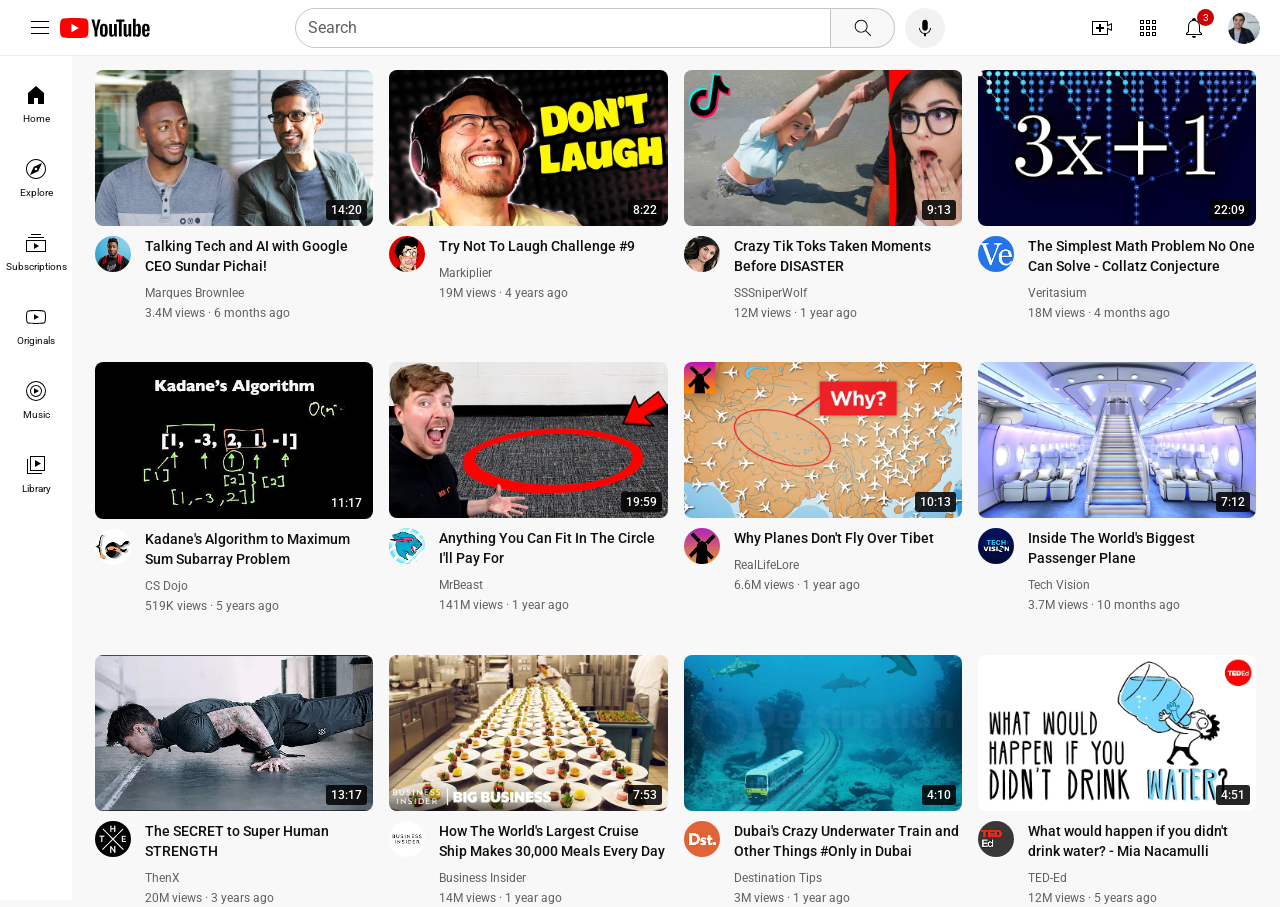
<file: index.html>
<!DOCTYPE html>

<html lang="en">

<head>

    <meta charset="UTF-8">

    <meta name="viewport" content="width=device-width, initial-scale=1.0">



    <title>YouTube Clone</title>



    <link rel="preconnect" href="https://fonts.googleapis.com">

    <link rel="preconnect" href="https://fonts.gstatic.com" crossorigin>



    <link href="https://fonts.googleapis.com/css2?family=Roboto:wght@400;500;700&display=swap" rel="stylesheet">



    <link rel="stylesheet" href="style.css">

</head>



<body>



    <!-- Header -->



    <header class="header">



        <div class="left-section">

            <button class="menu-button" type="button" aria-label="Open navigation" aria-expanded="false">

                <img src="utubeIcons/hamburger-menu.svg" class="hamburger-menu" alt="">

            </button>

            <img src="utubeIcons/youtube-logo.svg" class="youtube-logo" alt="YouTube">

        </div>



        <div class="middle-section">



            <input

                type="text"

                class="search-bar"

                placeholder="Search"

            >



            <button class="search-button">

                <img src="utubeIcons/search.svg" alt="Search">

                <span class="tooltip">Search</span>

            </button>



            <button class="voice-search-button">

                <img src="utubeIcons/voice-search-icon.svg" alt="Voice Search">

                <span class="tooltip">Search with your voice</span>

            </button>



        </div>



        <div class="right-section">



            <div class="header-icon">

                <img src="utubeIcons/upload-logo.svg" alt="Create">

                <span class="tooltip">Create</span>

            </div>



            <div class="header-icon">

                <img src="utubeIcons/youtube-apps.svg" alt="YouTube Apps">

                <span class="tooltip">YouTube apps</span>

            </div>



            <div class="header-icon notification-wrapper">



                <img src="utubeIcons/notifications.svg" alt="Notifications">



                <span class="notification-count">3</span>



                <span class="tooltip">Notifications</span>



            </div>



            <img

                src="utubeIcons/my-channel.jpeg"

                class="my-channel-picture"

                alt="My Channel"

            >



        </div>



    </header>





    <!-- Sidebar -->



    <aside class="sidebar" aria-label="Main navigation">



        <button class="sidebar-close" type="button" aria-label="Close navigation">

            <span aria-hidden="true">&times;</span>

        </button>



        <div class="sidebar-link">

            <img src="sidebar-icons/home.svg" alt="Home">

            <span>Home</span>

        </div>



        <div class="sidebar-link">

            <img src="sidebar-icons/explore.svg" alt="Explore">

            <span>Explore</span>

        </div>



        <div class="sidebar-link">

            <img src="sidebar-icons/subscriptions.svg" alt="Subscriptions">

            <span>Subscriptions</span>

        </div>



        <div class="sidebar-link">

            <img src="sidebar-icons/originals.svg" alt="Originals">

            <span>Originals</span>

        </div>



        <div class="sidebar-link">

            <img src="sidebar-icons/youtube-music.svg" alt="YouTube Music">

            <span>Music</span>

        </div>



        <div class="sidebar-link">

            <img src="sidebar-icons/library.svg" alt="Library">

            <span>Library</span>

        </div>



    </aside>



    <button class="sidebar-backdrop" type="button" aria-label="Close navigation"></button>





    <!-- Videos -->



    <main class="video-grid">





        <!-- Video 1 -->



        <article class="video-card">



            <div class="thumbnail-row">



                <a href="https://www.youtube.com/watch?v=n2RNcPRtAiY" target="_blank">

                    <img

                        src="sidebar-icons/thumbnail-1.webp"

                        class="thumbnail"

                        alt="Talking Tech and AI"

                    >

                </a>



                <span class="video-time">14:20</span>



            </div>



            <div class="video-info">



                <div class="channel-picture">

                    <a href="https://www.youtube.com/c/mkbhd" target="_blank">

                        <img

                            src="channel1.jpeg"

                            class="profile-picture"

                            alt="Marques Brownlee"

                        >

                    </a>

                </div>



                <div>



                    <a

                        href="https://www.youtube.com/watch?v=n2RNcPRtAiY"

                        target="_blank"

                        class="video-title"

                    >

                        Talking Tech and AI with Google CEO Sundar Pichai!

                    </a>



                    <p class="video-author">Marques Brownlee</p>



                    <p class="video-stats">

                        3.4M views · 6 months ago

                    </p>



                </div>



            </div>



        </article>





        <!-- Video 2 -->



        <article class="video-card">



            <div class="thumbnail-row">



                <a href="https://www.youtube.com/watch?v=mP0RAo9SKZk" target="_blank">

                    <img

                        src="sidebar-icons/thumbnail-2.webp"

                        class="thumbnail"

                        alt="Try Not To Laugh"

                    >

                </a>



                <span class="video-time">8:22</span>



            </div>



            <div class="video-info">



                <div class="channel-picture">

                    <a href="https://www.youtube.com/c/markiplier" target="_blank">

                        <img

                            src="channel-2.jpeg"

                            class="profile-picture"

                            alt="Markiplier"

                        >

                    </a>

                </div>



                <div>



                    <a

                        href="https://www.youtube.com/watch?v=mP0RAo9SKZk"

                        target="_blank"

                        class="video-title"

                    >

                        Try Not To Laugh Challenge #9

                    </a>



                    <p class="video-author">Markiplier</p>



                    <p class="video-stats">

                        19M views · 4 years ago

                    </p>



                </div>



            </div>



        </article>





        <!-- Video 3 -->



        <article class="video-card">



            <div class="thumbnail-row">



                <a href="https://www.youtube.com/watch?v=FgjPQQeTh1w" target="_blank">

                    <img

                        src="thumbnail-3.webp"

                        class="thumbnail"

                        alt="Crazy Tik Toks"

                    >

                </a>



                <span class="video-time">9:13</span>



            </div>



            <div class="video-info">



                <div class="channel-picture">

                    <a href="https://www.youtube.com/user/SSSniperWolf" target="_blank">

                        <img

                            src="channel3.jpeg"

                            class="profile-picture"

                            alt="SSSniperWolf"

                        >

                    </a>

                </div>



                <div>



                    <a

                        href="https://www.youtube.com/watch?v=FgjPQQeTh1w"

                        target="_blank"

                        class="video-title"

                    >

                        Crazy Tik Toks Taken Moments Before DISASTER

                    </a>



                    <p class="video-author">SSSniperWolf</p>



                    <p class="video-stats">

                        12M views · 1 year ago

                    </p>



                </div>



            </div>



        </article>





        <!-- Video 4 -->



        <article class="video-card">



            <div class="thumbnail-row">



                <a href="https://www.youtube.com/watch?v=094y1Z2wpJg" target="_blank">

                    <img

                        src="thumbnail4.webp"

                        class="thumbnail"

                        alt="Collatz Conjecture"

                    >

                </a>



                <span class="video-time">22:09</span>



            </div>



            <div class="video-info">



                <div class="channel-picture">

                    <a href="https://www.youtube.com/c/veritasium" target="_blank">

                        <img

                            src="channel4.jpeg"

                            class="profile-picture"

                            alt="Veritasium"

                        >

                    </a>

                </div>



                <div>



                    <a

                        href="https://www.youtube.com/watch?v=094y1Z2wpJg"

                        target="_blank"

                        class="video-title"

                    >

                        The Simplest Math Problem No One Can Solve - Collatz Conjecture

                    </a>



                    <p class="video-author">Veritasium</p>



                    <p class="video-stats">

                        18M views · 4 months ago

                    </p>



                </div>



            </div>



        </article>





        <!-- Video 5 -->



        <article class="video-card">



            <div class="thumbnail-row">



                <a href="https://www.youtube.com/watch?v=86CQq3pKSUw" target="_blank">

                    <img

                        src="thumbnail5.webp"

                        class="thumbnail"

                        alt="Kadane Algorithm"

                    >

                </a>



                <span class="video-time">11:17</span>



            </div>



            <div class="video-info">



                <div class="channel-picture">

                    <a href="https://www.youtube.com/c/CSDojo" target="_blank">

                        <img

                            src="channel5.jpeg"

                            class="profile-picture"

                            alt="CS Dojo"

                        >

                    </a>

                </div>



                <div>



                    <a

                        href="https://www.youtube.com/watch?v=86CQq3pKSUw"

                        target="_blank"

                        class="video-title"

                    >

                        Kadane's Algorithm to Maximum Sum Subarray Problem

                    </a>



                    <p class="video-author">CS Dojo</p>



                    <p class="video-stats">

                        519K views · 5 years ago

                    </p>



                </div>



            </div>



        </article>





        <!-- Video 6 -->



        <article class="video-card">



            <div class="thumbnail-row">



                <a href="https://www.youtube.com/watch?v=yXWw0_UfSFg" target="_blank">

                    <img

                        src="thumnail6.webp"

                        class="thumbnail"

                        alt="MrBeast video"

                    >

                </a>



                <span class="video-time">19:59</span>



            </div>



            <div class="video-info">



                <div class="channel-picture">

                    <a

                        href="https://www.youtube.com/channel/UCX6OQ3DkcsbYNE6H8uQQuVA"

                        target="_blank"

                    >

                        <img

                            src="channel6.jpeg"

                            class="profile-picture"

                            alt="MrBeast"

                        >

                    </a>

                </div>



                <div>



                    <a

                        href="https://www.youtube.com/watch?v=yXWw0_UfSFg"

                        target="_blank"

                        class="video-title"

                    >

                        Anything You Can Fit In The Circle I'll Pay For

                    </a>



                    <p class="video-author">MrBeast</p>



                    <p class="video-stats">

                        141M views · 1 year ago

                    </p>



                </div>



            </div>



        </article>





        <!-- Video 7 -->



        <article class="video-card">



            <div class="thumbnail-row">



                <a href="https://www.youtube.com/watch?v=fNVa1qMbF9Y" target="_blank">

                    <img

                        src="sidebar-icons/thumbnail-7.webp"

                        class="thumbnail"

                        alt="Planes over Tibet"

                    >

                </a>



                <span class="video-time">10:13</span>



            </div>



            <div class="video-info">



                <div class="channel-picture">

                    <a

                        href="https://www.youtube.com/channel/UCP5tjEmvPItGyLhmjdwP7Ww"

                        target="_blank"

                    >

                        <img

                            src="sidebar-icons/channel-7.jpeg"

                            class="profile-picture"

                            alt="RealLifeLore"

                        >

                    </a>

                </div>



                <div>



                    <a

                        href="https://www.youtube.com/watch?v=fNVa1qMbF9Y"

                        target="_blank"

                        class="video-title"

                    >

                        Why Planes Don't Fly Over Tibet

                    </a>



                    <p class="video-author">RealLifeLore</p>



                    <p class="video-stats">

                        6.6M views · 1 year ago

                    </p>



                </div>



            </div>



        </article>





        <!-- Video 8 -->



        <article class="video-card">



            <div class="thumbnail-row">



                <a href="https://www.youtube.com/watch?v=lFm4EM1juls" target="_blank">

                    <img

                        src="sidebar-icons/thumbnail-8.webp"

                        class="thumbnail"

                        alt="Passenger Plane"

                    >

                </a>



                <span class="video-time">7:12</span>



            </div>



            <div class="video-info">



                <div class="channel-picture">

                    <a

                        href="https://www.youtube.com/channel/UCHAK6CyegY22Zj2GWrcaIxg"

                        target="_blank"

                    >

                        <img

                            src="sidebar-icons/channel-8.jpeg"

                            class="profile-picture"

                            alt="Tech Vision"

                        >

                    </a>

                </div>



                <div>



                    <a

                        href="https://www.youtube.com/watch?v=lFm4EM1juls"

                        target="_blank"

                        class="video-title"

                    >

                        Inside The World's Biggest Passenger Plane

                    </a>



                    <p class="video-author">Tech Vision</p>



                    <p class="video-stats">

                        3.7M views · 10 months ago

                    </p>



                </div>



            </div>



        </article>





        <!-- Video 9 -->



        <article class="video-card">



            <div class="thumbnail-row">



                <a href="https://www.youtube.com/watch?v=ixmxOlcrlUc" target="_blank">

                    <img

                        src="sidebar-icons/thumbnail-9.webp"

                        class="thumbnail"

                        alt="Super Human Strength"

                    >

                </a>



                <span class="video-time">13:17</span>



            </div>



            <div class="video-info">



                <div class="channel-picture">

                    <a

                        href="https://www.youtube.com/c/OFFICIALTHENXSTUDIOS"

                        target="_blank"

                    >

                        <img

                            src="sidebar-icons/channel-9.jpeg"

                            class="profile-picture"

                            alt="ThenX"

                        >

                    </a>

                </div>



                <div>



                    <a

                        href="https://www.youtube.com/watch?v=ixmxOlcrlUc"

                        target="_blank"

                        class="video-title"

                    >

                        The SECRET to Super Human STRENGTH

                    </a>



                    <p class="video-author">ThenX</p>



                    <p class="video-stats">

                        20M views · 3 years ago

                    </p>



                </div>



            </div>



        </article>





        <!-- Video 10 -->



        <article class="video-card">



            <div class="thumbnail-row">



                <a href="https://www.youtube.com/watch?v=R2vXbFp5C9o" target="_blank">

                    <img

                        src="sidebar-icons/thumbnail-10.webp"

                        class="thumbnail"

                        alt="Cruise Ship"

                    >

                </a>



                <span class="video-time">7:53</span>



            </div>



            <div class="video-info">



                <div class="channel-picture">

                    <a

                        href="https://www.youtube.com/user/businessinsider"

                        target="_blank"

                    >

                        <img

                            src="sidebar-icons/channel-10.jpeg"

                            class="profile-picture"

                            alt="Business Insider"

                        >

                    </a>

                </div>



                <div>



                    <a

                        href="https://www.youtube.com/watch?v=R2vXbFp5C9o"

                        target="_blank"

                        class="video-title"

                    >

                        How The World's Largest Cruise Ship Makes 30,000 Meals Every Day

                    </a>



                    <p class="video-author">Business Insider</p>



                    <p class="video-stats">

                        14M views · 1 year ago

                    </p>



                </div>



            </div>



        </article>





        <!-- Video 11 -->



        <article class="video-card">



            <div class="thumbnail-row">



                <a href="https://www.youtube.com/watch?v=0nZuYyXET3s" target="_blank">

                    <img

                        src="sidebar-icons/thumbnail-11.webp"

                        class="thumbnail"

                        alt="Dubai"

                    >

                </a>



                <span class="video-time">4:10</span>



            </div>



            <div class="video-info">



                <div class="channel-picture">

                    <a

                        href="https://www.youtube.com/c/Destinationtips"

                        target="_blank"

                    >

                        <img

                            src="sidebar-icons/channel-11.jpeg"

                            class="profile-picture"

                            alt="Destination Tips"

                        >

                    </a>

                </div>



                <div>



                    <a

                        href="https://www.youtube.com/watch?v=0nZuYyXET3s"

                        target="_blank"

                        class="video-title"

                    >

                        Dubai's Crazy Underwater Train and Other Things #Only in Dubai

                    </a>



                    <p class="video-author">Destination Tips</p>



                    <p class="video-stats">

                        3M views · 1 year ago

                    </p>



                </div>



            </div>



        </article>





        <!-- Video 12 -->



        <article class="video-card">



            <div class="thumbnail-row">



                <a href="https://www.youtube.com/watch?v=9iMGFqMmUFs" target="_blank">

                    <img

                        src="sidebar-icons/thumbnail-12.webp"

                        class="thumbnail"

                        alt="What happens without water"

                    >

                </a>



                <span class="video-time">4:51</span>



            </div>



            <div class="video-info">



                <div class="channel-picture">

                    <a href="https://www.youtube.com/teded" target="_blank">

                        <img

                            src="sidebar-icons/channel-12.jpeg"

                            class="profile-picture"

                            alt="TED-Ed"

                        >

                    </a>

                </div>



                <div>



                    <a

                        href="https://www.youtube.com/watch?v=9iMGFqMmUFs"

                        target="_blank"

                        class="video-title"

                    >

                        What would happen if you didn't drink water? - Mia Nacamulli

                    </a>



                    <p class="video-author">TED-Ed</p>



                    <p class="video-stats">

                        12M views · 5 years ago

                    </p>



                </div>



            </div>



        </article>



    </main>



    <script>

        const menuButton = document.querySelector('.menu-button');

        const sidebarClose = document.querySelector('.sidebar-close');

        const sidebarBackdrop = document.querySelector('.sidebar-backdrop');



        function setSidebarOpen(isOpen) {

            document.body.classList.toggle('sidebar-open', isOpen);

            menuButton.setAttribute('aria-expanded', String(isOpen));

            menuButton.setAttribute('aria-label', isOpen ? 'Close navigation' : 'Open navigation');

        }



        menuButton.addEventListener('click', () => {

            setSidebarOpen(!document.body.classList.contains('sidebar-open'));

        });



        sidebarClose.addEventListener('click', () => setSidebarOpen(false));

        sidebarBackdrop.addEventListener('click', () => setSidebarOpen(false));



        document.addEventListener('keydown', (event) => {

            if (event.key === 'Escape') setSidebarOpen(false);

        });



        window.addEventListener('resize', () => {

            if (window.innerWidth > 800) setSidebarOpen(false);

        });

    </script>



</body>

</html>
</file>
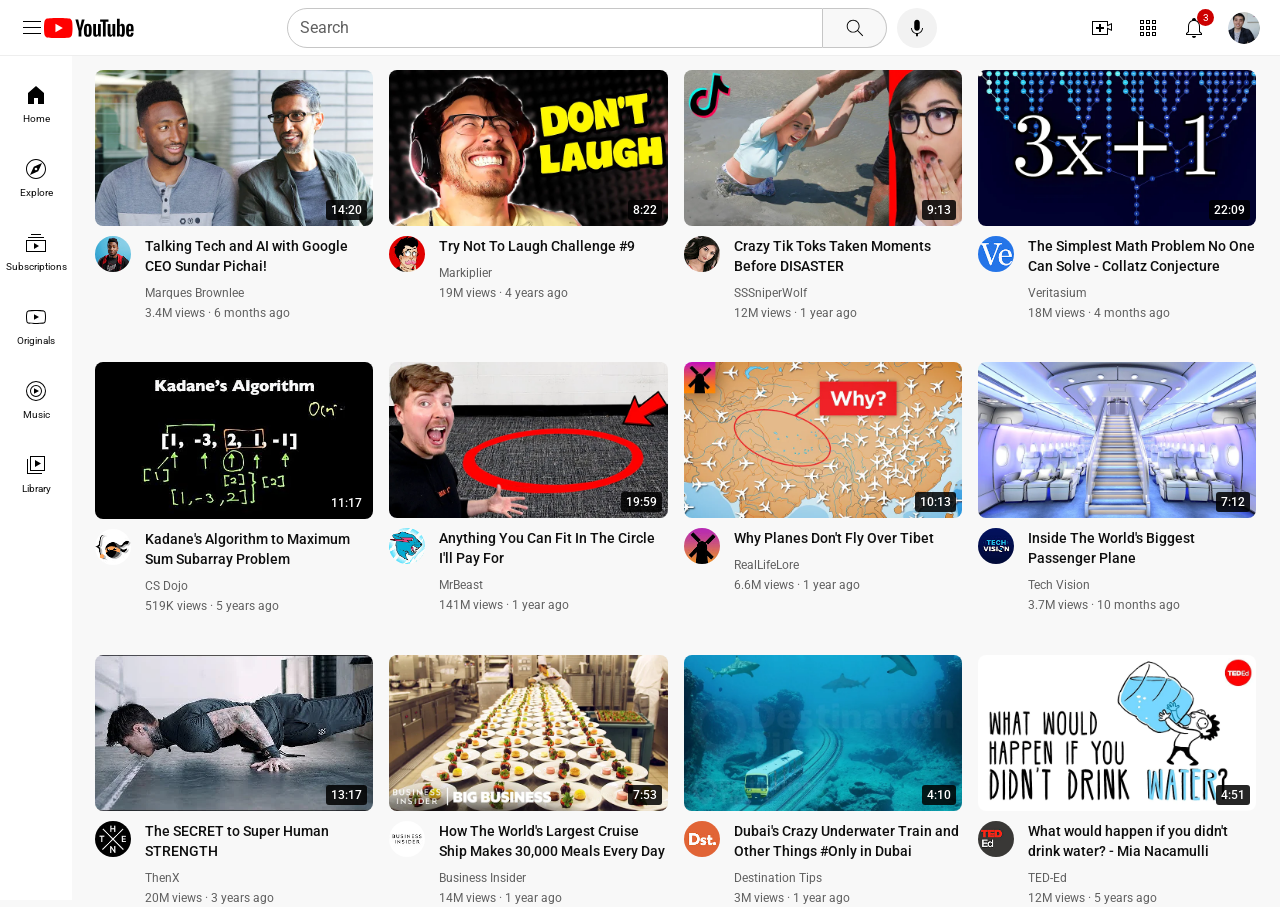
<file: Youtube.html>
<!DOCTYPE html>
<html lang="en">
<head>
    <meta charset="UTF-8">
    <meta name="viewport" content="width=device-width, initial-scale=1.0">

    <title>YouTube Clone</title>

    <link rel="preconnect" href="https://fonts.googleapis.com">
    <link rel="preconnect" href="https://fonts.gstatic.com" crossorigin>

    <link href="https://fonts.googleapis.com/css2?family=Roboto:wght@400;500;700&display=swap" rel="stylesheet">

    <link rel="stylesheet" href="style.css">
</head>

<body>

    <!-- Header -->

    <header class="header">

        <div class="left-section">
            <img src="utubeIcons/hamburger-menu.svg" class="hamburger-menu" alt="Menu">
            <img src="utubeIcons/youtube-logo.svg" class="youtube-logo" alt="YouTube">
        </div>

        <div class="middle-section">

            <input
                type="text"
                class="search-bar"
                placeholder="Search"
            >

            <button class="search-button">
                <img src="utubeIcons/search.svg" alt="Search">
                <span class="tooltip">Search</span>
            </button>

            <button class="voice-search-button">
                <img src="utubeIcons/voice-search-icon.svg" alt="Voice Search">
                <span class="tooltip">Search with your voice</span>
            </button>

        </div>

        <div class="right-section">

            <div class="header-icon">
                <img src="utubeIcons/upload-logo.svg" alt="Create">
                <span class="tooltip">Create</span>
            </div>

            <div class="header-icon">
                <img src="utubeIcons/youtube-apps.svg" alt="YouTube Apps">
                <span class="tooltip">YouTube apps</span>
            </div>

            <div class="header-icon notification-wrapper">

                <img src="utubeIcons/notifications.svg" alt="Notifications">

                <span class="notification-count">3</span>

                <span class="tooltip">Notifications</span>

            </div>

            <img
                src="utubeIcons/my-channel.jpeg"
                class="my-channel-picture"
                alt="My Channel"
            >

        </div>

    </header>


    <!-- Sidebar -->

    <aside class="sidebar">

        <div class="sidebar-link">
            <img src="sidebar-icons/home.svg" alt="Home">
            <span>Home</span>
        </div>

        <div class="sidebar-link">
            <img src="sidebar-icons/explore.svg" alt="Explore">
            <span>Explore</span>
        </div>

        <div class="sidebar-link">
            <img src="sidebar-icons/subscriptions.svg" alt="Subscriptions">
            <span>Subscriptions</span>
        </div>

        <div class="sidebar-link">
            <img src="sidebar-icons/originals.svg" alt="Originals">
            <span>Originals</span>
        </div>

        <div class="sidebar-link">
            <img src="sidebar-icons/youtube-music.svg" alt="YouTube Music">
            <span>Music</span>
        </div>

        <div class="sidebar-link">
            <img src="sidebar-icons/library.svg" alt="Library">
            <span>Library</span>
        </div>

    </aside>


    <!-- Videos -->

    <main class="video-grid">


        <!-- Video 1 -->

        <article class="video-card">

            <div class="thumbnail-row">

                <a href="https://www.youtube.com/watch?v=n2RNcPRtAiY" target="_blank">
                    <img
                        src="sidebar-icons/thumbnail-1.webp"
                        class="thumbnail"
                        alt="Talking Tech and AI"
                    >
                </a>

                <span class="video-time">14:20</span>

            </div>

            <div class="video-info">

                <div class="channel-picture">
                    <a href="https://www.youtube.com/c/mkbhd" target="_blank">
                        <img
                            src="channel1.jpeg"
                            class="profile-picture"
                            alt="Marques Brownlee"
                        >
                    </a>
                </div>

                <div>

                    <a
                        href="https://www.youtube.com/watch?v=n2RNcPRtAiY"
                        target="_blank"
                        class="video-title"
                    >
                        Talking Tech and AI with Google CEO Sundar Pichai!
                    </a>

                    <p class="video-author">Marques Brownlee</p>

                    <p class="video-stats">
                        3.4M views · 6 months ago
                    </p>

                </div>

            </div>

        </article>


        <!-- Video 2 -->

        <article class="video-card">

            <div class="thumbnail-row">

                <a href="https://www.youtube.com/watch?v=mP0RAo9SKZk" target="_blank">
                    <img
                        src="sidebar-icons/thumbnail-2.webp"
                        class="thumbnail"
                        alt="Try Not To Laugh"
                    >
                </a>

                <span class="video-time">8:22</span>

            </div>

            <div class="video-info">

                <div class="channel-picture">
                    <a href="https://www.youtube.com/c/markiplier" target="_blank">
                        <img
                            src="channel-2.jpeg"
                            class="profile-picture"
                            alt="Markiplier"
                        >
                    </a>
                </div>

                <div>

                    <a
                        href="https://www.youtube.com/watch?v=mP0RAo9SKZk"
                        target="_blank"
                        class="video-title"
                    >
                        Try Not To Laugh Challenge #9
                    </a>

                    <p class="video-author">Markiplier</p>

                    <p class="video-stats">
                        19M views · 4 years ago
                    </p>

                </div>

            </div>

        </article>


        <!-- Video 3 -->

        <article class="video-card">

            <div class="thumbnail-row">

                <a href="https://www.youtube.com/watch?v=FgjPQQeTh1w" target="_blank">
                    <img
                        src="thumbnail-3.webp"
                        class="thumbnail"
                        alt="Crazy Tik Toks"
                    >
                </a>

                <span class="video-time">9:13</span>

            </div>

            <div class="video-info">

                <div class="channel-picture">
                    <a href="https://www.youtube.com/user/SSSniperWolf" target="_blank">
                        <img
                            src="channel3.jpeg"
                            class="profile-picture"
                            alt="SSSniperWolf"
                        >
                    </a>
                </div>

                <div>

                    <a
                        href="https://www.youtube.com/watch?v=FgjPQQeTh1w"
                        target="_blank"
                        class="video-title"
                    >
                        Crazy Tik Toks Taken Moments Before DISASTER
                    </a>

                    <p class="video-author">SSSniperWolf</p>

                    <p class="video-stats">
                        12M views · 1 year ago
                    </p>

                </div>

            </div>

        </article>


        <!-- Video 4 -->

        <article class="video-card">

            <div class="thumbnail-row">

                <a href="https://www.youtube.com/watch?v=094y1Z2wpJg" target="_blank">
                    <img
                        src="thumbnail4.webp"
                        class="thumbnail"
                        alt="Collatz Conjecture"
                    >
                </a>

                <span class="video-time">22:09</span>

            </div>

            <div class="video-info">

                <div class="channel-picture">
                    <a href="https://www.youtube.com/c/veritasium" target="_blank">
                        <img
                            src="channel4.jpeg"
                            class="profile-picture"
                            alt="Veritasium"
                        >
                    </a>
                </div>

                <div>

                    <a
                        href="https://www.youtube.com/watch?v=094y1Z2wpJg"
                        target="_blank"
                        class="video-title"
                    >
                        The Simplest Math Problem No One Can Solve - Collatz Conjecture
                    </a>

                    <p class="video-author">Veritasium</p>

                    <p class="video-stats">
                        18M views · 4 months ago
                    </p>

                </div>

            </div>

        </article>


        <!-- Video 5 -->

        <article class="video-card">

            <div class="thumbnail-row">

                <a href="https://www.youtube.com/watch?v=86CQq3pKSUw" target="_blank">
                    <img
                        src="thumbnail5.webp"
                        class="thumbnail"
                        alt="Kadane Algorithm"
                    >
                </a>

                <span class="video-time">11:17</span>

            </div>

            <div class="video-info">

                <div class="channel-picture">
                    <a href="https://www.youtube.com/c/CSDojo" target="_blank">
                        <img
                            src="channel5.jpeg"
                            class="profile-picture"
                            alt="CS Dojo"
                        >
                    </a>
                </div>

                <div>

                    <a
                        href="https://www.youtube.com/watch?v=86CQq3pKSUw"
                        target="_blank"
                        class="video-title"
                    >
                        Kadane's Algorithm to Maximum Sum Subarray Problem
                    </a>

                    <p class="video-author">CS Dojo</p>

                    <p class="video-stats">
                        519K views · 5 years ago
                    </p>

                </div>

            </div>

        </article>


        <!-- Video 6 -->

        <article class="video-card">

            <div class="thumbnail-row">

                <a href="https://www.youtube.com/watch?v=yXWw0_UfSFg" target="_blank">
                    <img
                        src="thumnail6.webp"
                        class="thumbnail"
                        alt="MrBeast video"
                    >
                </a>

                <span class="video-time">19:59</span>

            </div>

            <div class="video-info">

                <div class="channel-picture">
                    <a
                        href="https://www.youtube.com/channel/UCX6OQ3DkcsbYNE6H8uQQuVA"
                        target="_blank"
                    >
                        <img
                            src="channel6.jpeg"
                            class="profile-picture"
                            alt="MrBeast"
                        >
                    </a>
                </div>

                <div>

                    <a
                        href="https://www.youtube.com/watch?v=yXWw0_UfSFg"
                        target="_blank"
                        class="video-title"
                    >
                        Anything You Can Fit In The Circle I'll Pay For
                    </a>

                    <p class="video-author">MrBeast</p>

                    <p class="video-stats">
                        141M views · 1 year ago
                    </p>

                </div>

            </div>

        </article>


        <!-- Video 7 -->

        <article class="video-card">

            <div class="thumbnail-row">

                <a href="https://www.youtube.com/watch?v=fNVa1qMbF9Y" target="_blank">
                    <img
                        src="sidebar-icons/thumbnail-7.webp"
                        class="thumbnail"
                        alt="Planes over Tibet"
                    >
                </a>

                <span class="video-time">10:13</span>

            </div>

            <div class="video-info">

                <div class="channel-picture">
                    <a
                        href="https://www.youtube.com/channel/UCP5tjEmvPItGyLhmjdwP7Ww"
                        target="_blank"
                    >
                        <img
                            src="sidebar-icons/channel-7.jpeg"
                            class="profile-picture"
                            alt="RealLifeLore"
                        >
                    </a>
                </div>

                <div>

                    <a
                        href="https://www.youtube.com/watch?v=fNVa1qMbF9Y"
                        target="_blank"
                        class="video-title"
                    >
                        Why Planes Don't Fly Over Tibet
                    </a>

                    <p class="video-author">RealLifeLore</p>

                    <p class="video-stats">
                        6.6M views · 1 year ago
                    </p>

                </div>

            </div>

        </article>


        <!-- Video 8 -->

        <article class="video-card">

            <div class="thumbnail-row">

                <a href="https://www.youtube.com/watch?v=lFm4EM1juls" target="_blank">
                    <img
                        src="sidebar-icons/thumbnail-8.webp"
                        class="thumbnail"
                        alt="Passenger Plane"
                    >
                </a>

                <span class="video-time">7:12</span>

            </div>

            <div class="video-info">

                <div class="channel-picture">
                    <a
                        href="https://www.youtube.com/channel/UCHAK6CyegY22Zj2GWrcaIxg"
                        target="_blank"
                    >
                        <img
                            src="sidebar-icons/channel-8.jpeg"
                            class="profile-picture"
                            alt="Tech Vision"
                        >
                    </a>
                </div>

                <div>

                    <a
                        href="https://www.youtube.com/watch?v=lFm4EM1juls"
                        target="_blank"
                        class="video-title"
                    >
                        Inside The World's Biggest Passenger Plane
                    </a>

                    <p class="video-author">Tech Vision</p>

                    <p class="video-stats">
                        3.7M views · 10 months ago
                    </p>

                </div>

            </div>

        </article>


        <!-- Video 9 -->

        <article class="video-card">

            <div class="thumbnail-row">

                <a href="https://www.youtube.com/watch?v=ixmxOlcrlUc" target="_blank">
                    <img
                        src="sidebar-icons/thumbnail-9.webp"
                        class="thumbnail"
                        alt="Super Human Strength"
                    >
                </a>

                <span class="video-time">13:17</span>

            </div>

            <div class="video-info">

                <div class="channel-picture">
                    <a
                        href="https://www.youtube.com/c/OFFICIALTHENXSTUDIOS"
                        target="_blank"
                    >
                        <img
                            src="sidebar-icons/channel-9.jpeg"
                            class="profile-picture"
                            alt="ThenX"
                        >
                    </a>
                </div>

                <div>

                    <a
                        href="https://www.youtube.com/watch?v=ixmxOlcrlUc"
                        target="_blank"
                        class="video-title"
                    >
                        The SECRET to Super Human STRENGTH
                    </a>

                    <p class="video-author">ThenX</p>

                    <p class="video-stats">
                        20M views · 3 years ago
                    </p>

                </div>

            </div>

        </article>


        <!-- Video 10 -->

        <article class="video-card">

            <div class="thumbnail-row">

                <a href="https://www.youtube.com/watch?v=R2vXbFp5C9o" target="_blank">
                    <img
                        src="sidebar-icons/thumbnail-10.webp"
                        class="thumbnail"
                        alt="Cruise Ship"
                    >
                </a>

                <span class="video-time">7:53</span>

            </div>

            <div class="video-info">

                <div class="channel-picture">
                    <a
                        href="https://www.youtube.com/user/businessinsider"
                        target="_blank"
                    >
                        <img
                            src="sidebar-icons/channel-10.jpeg"
                            class="profile-picture"
                            alt="Business Insider"
                        >
                    </a>
                </div>

                <div>

                    <a
                        href="https://www.youtube.com/watch?v=R2vXbFp5C9o"
                        target="_blank"
                        class="video-title"
                    >
                        How The World's Largest Cruise Ship Makes 30,000 Meals Every Day
                    </a>

                    <p class="video-author">Business Insider</p>

                    <p class="video-stats">
                        14M views · 1 year ago
                    </p>

                </div>

            </div>

        </article>


        <!-- Video 11 -->

        <article class="video-card">

            <div class="thumbnail-row">

                <a href="https://www.youtube.com/watch?v=0nZuYyXET3s" target="_blank">
                    <img
                        src="sidebar-icons/thumbnail-11.webp"
                        class="thumbnail"
                        alt="Dubai"
                    >
                </a>

                <span class="video-time">4:10</span>

            </div>

            <div class="video-info">

                <div class="channel-picture">
                    <a
                        href="https://www.youtube.com/c/Destinationtips"
                        target="_blank"
                    >
                        <img
                            src="sidebar-icons/channel-11.jpeg"
                            class="profile-picture"
                            alt="Destination Tips"
                        >
                    </a>
                </div>

                <div>

                    <a
                        href="https://www.youtube.com/watch?v=0nZuYyXET3s"
                        target="_blank"
                        class="video-title"
                    >
                        Dubai's Crazy Underwater Train and Other Things #Only in Dubai
                    </a>

                    <p class="video-author">Destination Tips</p>

                    <p class="video-stats">
                        3M views · 1 year ago
                    </p>

                </div>

            </div>

        </article>


        <!-- Video 12 -->

        <article class="video-card">

            <div class="thumbnail-row">

                <a href="https://www.youtube.com/watch?v=9iMGFqMmUFs" target="_blank">
                    <img
                        src="sidebar-icons/thumbnail-12.webp"
                        class="thumbnail"
                        alt="What happens without water"
                    >
                </a>

                <span class="video-time">4:51</span>

            </div>

            <div class="video-info">

                <div class="channel-picture">
                    <a href="https://www.youtube.com/teded" target="_blank">
                        <img
                            src="sidebar-icons/channel-12.jpeg"
                            class="profile-picture"
                            alt="TED-Ed"
                        >
                    </a>
                </div>

                <div>

                    <a
                        href="https://www.youtube.com/watch?v=9iMGFqMmUFs"
                        target="_blank"
                        class="video-title"
                    >
                        What would happen if you didn't drink water? - Mia Nacamulli
                    </a>

                    <p class="video-author">TED-Ed</p>

                    <p class="video-stats">
                        12M views · 5 years ago
                    </p>

                </div>

            </div>

        </article>

    </main>

</body>
</html>
</file>
<file: style.css>
* {

    box-sizing: border-box;

}



body {

    margin: 0;

    min-width: 320px;

    padding-top: 70px;

    padding-left: 95px;

    padding-right: 24px;

    background-color: #f8f8f8;

    font-family: 'Roboto', sans-serif;

    color: #0f0f0f;

}





/* Header */



.header {

    height: 56px;

    min-width: 320px;

    position: fixed;

    top: 0;

    left: 0;

    right: 0;



    display: flex;

    align-items: center;

    justify-content: space-between;



    padding: 0 20px;

    background-color: white;

    border-bottom: 1px solid #eeeeee;



    z-index: 100;

}



.left-section {

    display: flex;

    align-items: center;

    flex-shrink: 0;

}



.hamburger-menu {

    width: 24px;

    margin-right: 24px;

    cursor: pointer;

}



.youtube-logo {

    width: 90px;

    cursor: pointer;

}





/* Search */



.middle-section {

    flex: 1;

    max-width: 650px;



    display: flex;

    align-items: center;



    margin-left: 50px;

    margin-right: 50px;

}



.search-bar {

    flex: 1;

    min-width: 0;

    height: 40px;



    padding: 0 12px;



    font-size: 16px;



    border: 1px solid #c6c6c6;

    border-radius: 20px 0 0 20px;



    outline: none;

    background-color: white;

}



.search-bar:focus {

    border-color: #1c62b9;

}



.search-bar::placeholder {

    font-family: 'Roboto', sans-serif;

    color: #606060;

}



.search-button {

    width: 64px;

    height: 40px;



    display: flex;

    align-items: center;

    justify-content: center;



    position: relative;



    border: 1px solid #c6c6c6;

    border-left: none;

    border-radius: 0 20px 20px 0;



    background-color: #f8f8f8;

    cursor: pointer;

}



.search-button img {

    width: 22px;

}



.voice-search-button {

    width: 40px;

    height: 40px;



    display: flex;

    align-items: center;

    justify-content: center;



    position: relative;



    margin-left: 10px;



    border: none;

    border-radius: 50%;



    background-color: #f2f2f2;

    cursor: pointer;

}



.voice-search-button:hover {

    background-color: #e5e5e5;

}



.voice-search-button img {

    width: 22px;

}





/* Header Right Section */



.right-section {

    display: flex;

    align-items: center;

    gap: 22px;



    flex-shrink: 0;

}



.header-icon {

    position: relative;

    display: flex;

    align-items: center;

    justify-content: center;



    cursor: pointer;

}



.header-icon > img {

    width: 24px;

    height: 24px;

}



.my-channel-picture {

    width: 32px;

    height: 32px;



    border-radius: 50%;

    cursor: pointer;

}



.notification-wrapper {

    position: relative;

}



.notification-count {

    position: absolute;



    top: -7px;

    right: -8px;



    min-width: 17px;

    height: 17px;



    display: flex;

    align-items: center;

    justify-content: center;



    padding: 0 4px;



    background-color: #cc0000;

    color: white;



    font-size: 10px;



    border-radius: 10px;

}





/* Tooltips */



.tooltip {

    position: absolute;



    bottom: -35px;

    left: 50%;



    transform: translateX(-50%);



    padding: 6px 8px;



    background-color: #616161;

    color: white;



    font-size: 12px;

    white-space: nowrap;



    border-radius: 3px;



    opacity: 0;

    pointer-events: none;



    transition: opacity 0.15s;

}



.header-icon:hover .tooltip,

.search-button:hover .tooltip,

.voice-search-button:hover .tooltip {

    opacity: 1;

}





/* Sidebar */



.sidebar {

    position: fixed;



    top: 56px;

    left: 0;

    bottom: 0;



    width: 72px;



    padding-top: 10px;



    background-color: white;



    z-index: 90;

}



.sidebar-link {

    height: 74px;



    display: flex;

    flex-direction: column;

    align-items: center;

    justify-content: center;



    cursor: pointer;

}



.sidebar-link:hover {

    background-color: #eeeeee;

}



.sidebar-link img {

    width: 24px;

    height: 24px;



    margin-bottom: 6px;

}



.sidebar-link span {

    font-size: 10px;

}





/* Video Grid */



.video-grid {

    display: grid;



    grid-template-columns: repeat(4, 1fr);



    column-gap: 16px;

    row-gap: 40px;

}





/* Video Card */



.video-card {

    min-width: 0;

}



.thumbnail-row {

    position: relative;

    margin-bottom: 10px;

}



.thumbnail {

    width: 100%;

    display: block;



    border-radius: 8px;

}



.thumbnail:hover {

    border-radius: 0;

}



.video-time {

    position: absolute;



    right: 6px;

    bottom: 6px;



    padding: 3px 5px;



    background-color: rgba(0, 0, 0, 0.85);

    color: white;



    font-size: 12px;

    font-weight: 500;



    border-radius: 3px;

}





/* Video Information */



.video-info {

    display: grid;



    grid-template-columns: 40px 1fr;



    column-gap: 10px;

}



.channel-picture {

    width: 40px;

}



.profile-picture {

    width: 36px;

    height: 36px;



    object-fit: cover;



    border-radius: 50%;

}



.video-title {

    display: block;



    margin-bottom: 8px;



    color: #0f0f0f;



    font-size: 14px;

    font-weight: 500;

    line-height: 20px;



    text-decoration: none;

}



.video-title:hover {

    color: #444;

}



.video-author,

.video-stats {

    margin: 0;



    color: #606060;



    font-size: 12px;

    line-height: 18px;

}



.video-author {

    margin-bottom: 2px;

}





/* Tablet */



@media (max-width: 1100px) {



    body {

        padding-left: 90px;

    }



    .video-grid {

        grid-template-columns: repeat(3, 1fr);

    }



    .middle-section {

        margin-left: 30px;

        margin-right: 30px;

    }



    .right-section {

        gap: 16px;

    }

}





/* Small Tablet */



@media (max-width: 800px) {



    body {

        padding-left: 85px;

        padding-right: 15px;

    }



    .video-grid {

        grid-template-columns: repeat(2, 1fr);

    }



    .middle-section {

        margin-left: 20px;

        margin-right: 20px;

    }



    .right-section {

        gap: 12px;

    }



    .header-icon {

        display: none;

    }

}





/* Mobile */



@media (max-width: 600px) {



    body {

        padding-left: 10px;

        padding-right: 10px;

    }



    .header {

        padding: 0 12px;

    }



    .hamburger-menu {

        margin-right: 15px;

    }



    .youtube-logo {

        width: 80px;

    }



    .middle-section {

        margin-left: 15px;

        margin-right: 10px;

    }



    .voice-search-button {

        display: none;

    }



    .right-section {

        gap: 10px;

    }



    .video-grid {

        grid-template-columns: 1fr;

        row-gap: 30px;

    }



    .sidebar {

        display: none;

    }



    .video-title {

        font-size: 15px;

    }

}





/* Very Small Screens */



@media (max-width: 400px) {



    .search-button {

        width: 50px;

    }



    .my-channel-picture {

        display: none;

    }



    .youtube-logo {

        width: 75px;

    }



    .middle-section {

        margin-left: 10px;

    }

}



/* Responsive navigation refinements */



.hamburger-menu {

    margin-right: 0;

}



.menu-button {

    width: 40px;

    height: 40px;

    display: flex;

    align-items: center;

    justify-content: center;

    padding: 0;

    border: 0;

    border-radius: 50%;

    background: transparent;

    cursor: pointer;

}



.menu-button:hover {

    background-color: #f2f2f2;

}



.middle-section {

    min-width: 0;

}



.sidebar {

    overflow-x: hidden;

    transition: width 0.2s ease, box-shadow 0.2s ease, transform 0.2s ease;

}



.sidebar-open .sidebar {

    width: 240px;

    box-shadow: 6px 0 18px rgba(0, 0, 0, 0.08);

}



.sidebar-close {

    display: none;

    align-items: center;

    justify-content: center;

    width: 40px;

    height: 40px;

    margin: 6px 12px 10px auto;

    padding: 0;

    border: 0;

    border-radius: 50%;

    background: transparent;

    color: #0f0f0f;

    font-size: 28px;

    line-height: 1;

    cursor: pointer;

}



.sidebar-close:hover {

    background-color: #f2f2f2;

}



.sidebar-open .sidebar-close {

    display: flex;

}



.sidebar-open .sidebar-link {

    height: 52px;

    flex-direction: row;

    justify-content: flex-start;

    gap: 24px;

    padding: 0 24px;

}



.sidebar-open .sidebar-link img {

    margin-bottom: 0;

}



.sidebar-backdrop {

    display: none;

}



@media (max-width: 1100px) {

    body {

        padding-left: 88px;

    }

}



@media (max-width: 800px) {

    body {

        padding-left: 16px;

    }



    .sidebar {

        display: block;

        width: 0;

        padding-top: 10px;

        transform: translateX(-100%);

    }



    .sidebar-open .sidebar {

        width: min(240px, 78vw);

        transform: translateX(0);

    }



    .sidebar-backdrop {

        position: fixed;

        inset: 56px 0 0;

        z-index: 80;

        padding: 0;

        border: 0;

        background: rgba(0, 0, 0, 0.42);

    }



    .sidebar-open .sidebar-backdrop {

        display: block;

    }

}



@media (max-width: 600px) {

    .middle-section {

        margin-left: 8px;

        margin-right: 8px;

    }



    .search-bar {

        font-size: 14px;

    }



    .search-button {

        width: 52px;

    }

}



@media (max-width: 400px) {

    .header {

        padding: 0 8px;

    }



    .youtube-logo {

        width: 70px;

    }



    .middle-section {

        margin-left: 5px;

        margin-right: 4px;

    }



    .search-button {

        width: 46px;

    }

}
</file>
